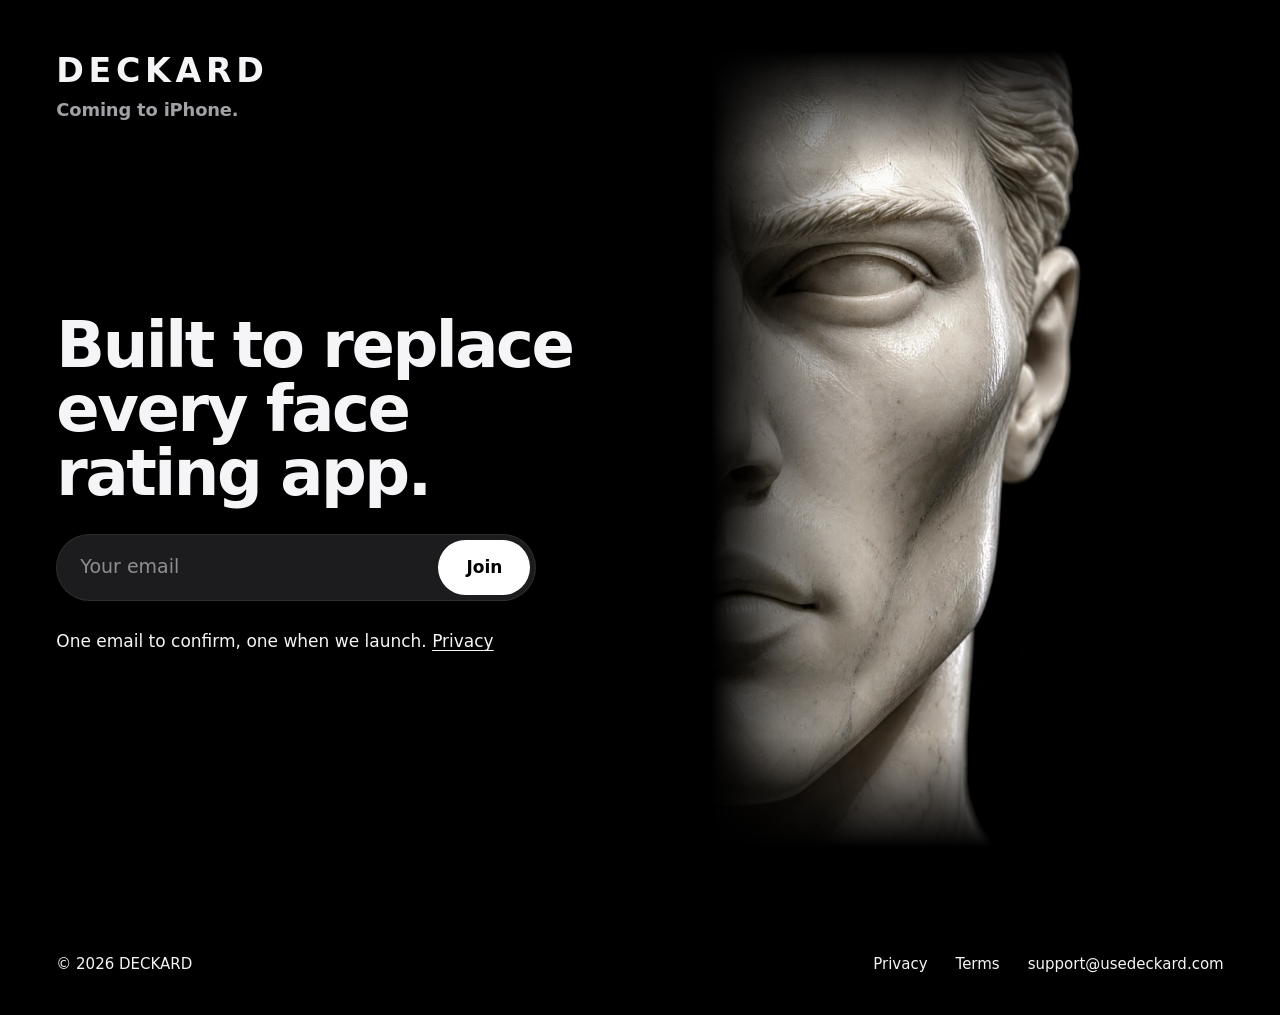
<file: index.html>
<!doctype html>
<html lang="en" data-lang="en" data-locale="en-US">
<head>
<meta charset="utf-8">
<meta http-equiv="Content-Security-Policy" content="default-src 'none'; script-src 'self' 'sha256-Du+OJKJSbdUgz5nrHeWWINvez6XKDDU/tyj/5c2uvwo='; style-src 'self'; img-src 'self' data:; connect-src https://qlsidnowsqpfovdvyhog.supabase.co; base-uri 'none'; form-action 'self'">
<meta name="viewport" content="width=device-width, initial-scale=1, viewport-fit=cover">
<meta name="referrer" content="no-referrer">
<title>DECKARD</title>
<meta name="description" content="Built to replace every face rating app. Coming to iPhone.">
<meta name="theme-color" content="#000000">
<meta name="color-scheme" content="dark">
<meta property="og:type" content="website">
<meta property="og:title" content="DECKARD">
<meta property="og:description" content="Built to replace every face rating app. Coming to iPhone.">
<meta property="og:url" content="https://usedeckard.com/">
<meta property="og:image" content="https://usedeckard.com/og.jpg">
<meta property="og:image:width" content="1200">
<meta property="og:image:height" content="630">
<meta name="twitter:card" content="summary_large_image">
<!-- langs:head -->
<!-- /langs:head -->
<link rel="icon" href="favicon.png">
<link rel="apple-touch-icon" href="assets/apple-touch-icon.png">
<link rel="preconnect" href="https://qlsidnowsqpfovdvyhog.supabase.co" crossorigin>
<link rel="preload" as="image" href="img/macro.webp" fetchpriority="high">
<link rel="stylesheet" href="site.css?v=59">
<script>document.documentElement.classList.add('js')</script>
</head>
<body>
<!-- usedeckard.com, the prelaunch page (Jaume, 2026-10-09: the redesign's C,
     "and remove the true scan part. that would be perfect"): the name,
     "Coming to iPhone.", the close-up off the edge, "Built to replace every
     face rating app.", the email box. The long page that was here is kept for
     after the launch: git tag website-full-2026-10-09. -->
<main>
  <div class="pic" aria-hidden="true">
    <img class="macro" src="img/macro.webp" alt="" width="1440" height="2560" fetchpriority="high">
  </div>
  <div class="col">
    <header class="brand">
      <h1 class="wordmark mark">DECKARD</h1>
      <p class="sub">Coming to iPhone.</p>
    </header>
    <div class="ask">
      <h2 class="headline line">Built to replace every face rating&nbsp;app.</h2>
      <p class="count-line" id="waiting" hidden></p>
      <form class="signup" id="signup" novalidate>
        <label class="sr" for="email">Email</label>
        <input id="email" name="email" type="email" inputmode="email" autocomplete="email" autocapitalize="off" spellcheck="false" placeholder="Your email" required>
        <input class="trap" name="hp" tabindex="-1" autocomplete="off" aria-hidden="true">
        <button type="submit">Join</button>
      </form>
      <p class="status" id="status" role="status" aria-live="polite"></p>
      <p class="consent">One email to confirm, one when we launch. <a href="https://usedeckard.com/privacy/">Privacy</a></p>
    </div>
  </div>
</main>

<footer>
  <div class="in">
    <div class="left">
      <span>© 2026 DECKARD</span>
      <!-- langs:menu -->
      <!-- /langs:menu -->
    </div>
    <nav aria-label="Legal">
      <a href="https://usedeckard.com/privacy/">Privacy</a>
      <a href="https://usedeckard.com/terms/">Terms</a>
      <a href="mailto:support@usedeckard.com">support@usedeckard.com</a>
    </nav>
  </div>
</footer>

<div class="sheet" id="sheet" role="dialog" aria-modal="true" aria-labelledby="sheet-title" hidden>
  <div class="sheet-in">
    <h2 class="headline" id="sheet-title"></h2>
    <p class="sheet-line" id="sheet-line"></p>
    <div class="sheet-actions">
      <button type="button" id="sheet-go" hidden></button>
      <button type="button" id="sheet-close" class="quiet">Close</button>
    </div>
  </div>
</div>

<script src="site.js?v=59"></script>
</body>
</html>
</file>
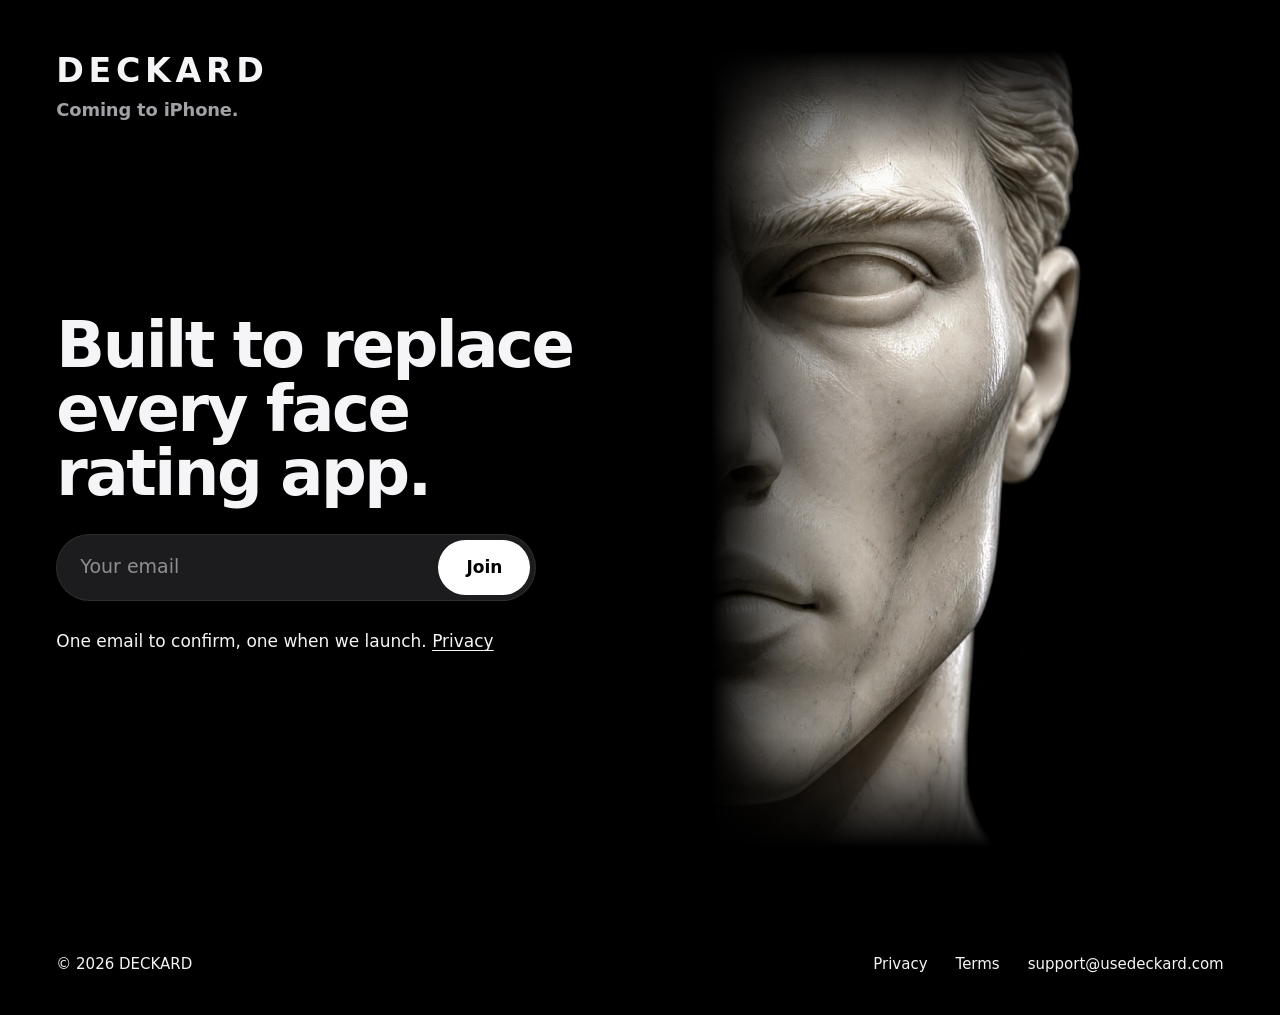
<file: br/index.html>
<!doctype html>
<html lang="en">
<head>
<meta charset="utf-8">
<meta http-equiv="Content-Security-Policy" content="default-src 'none'; script-src 'sha256-BuBaYam4j2rR0ecVVOK9OGFbx4kY54R+PX6NeZdve/E='; style-src 'unsafe-inline'; base-uri 'none'; form-action 'none'">
<meta name="viewport" content="width=device-width, initial-scale=1">
<meta name="robots" content="noindex">
<title>DECKARD</title>
<link rel="canonical" href="https://usedeckard.com/">
<script>location.replace('/'+location.search+location.hash)</script>
<meta http-equiv="refresh" content="0; url=/">
<style>html,body{margin:0;height:100%;background:#000}</style>
</head>
<body></body>
</html>
</file>
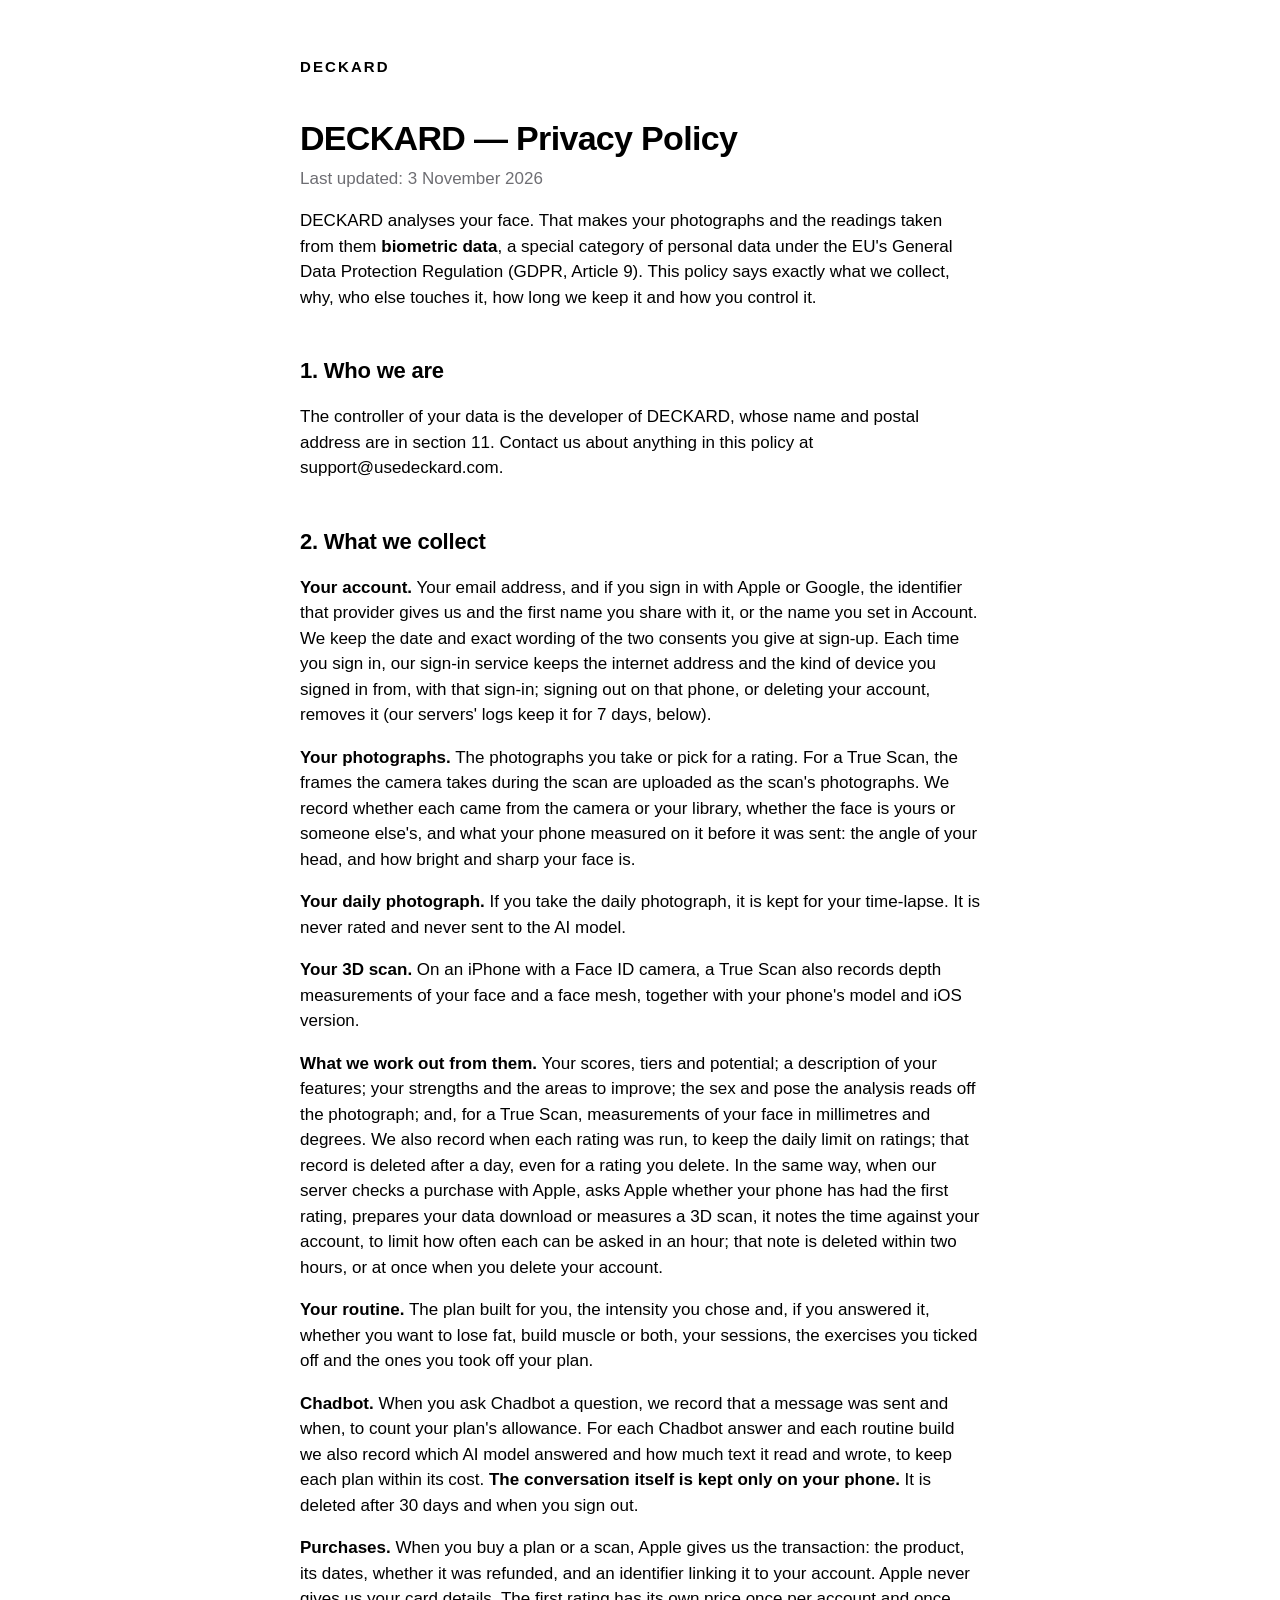
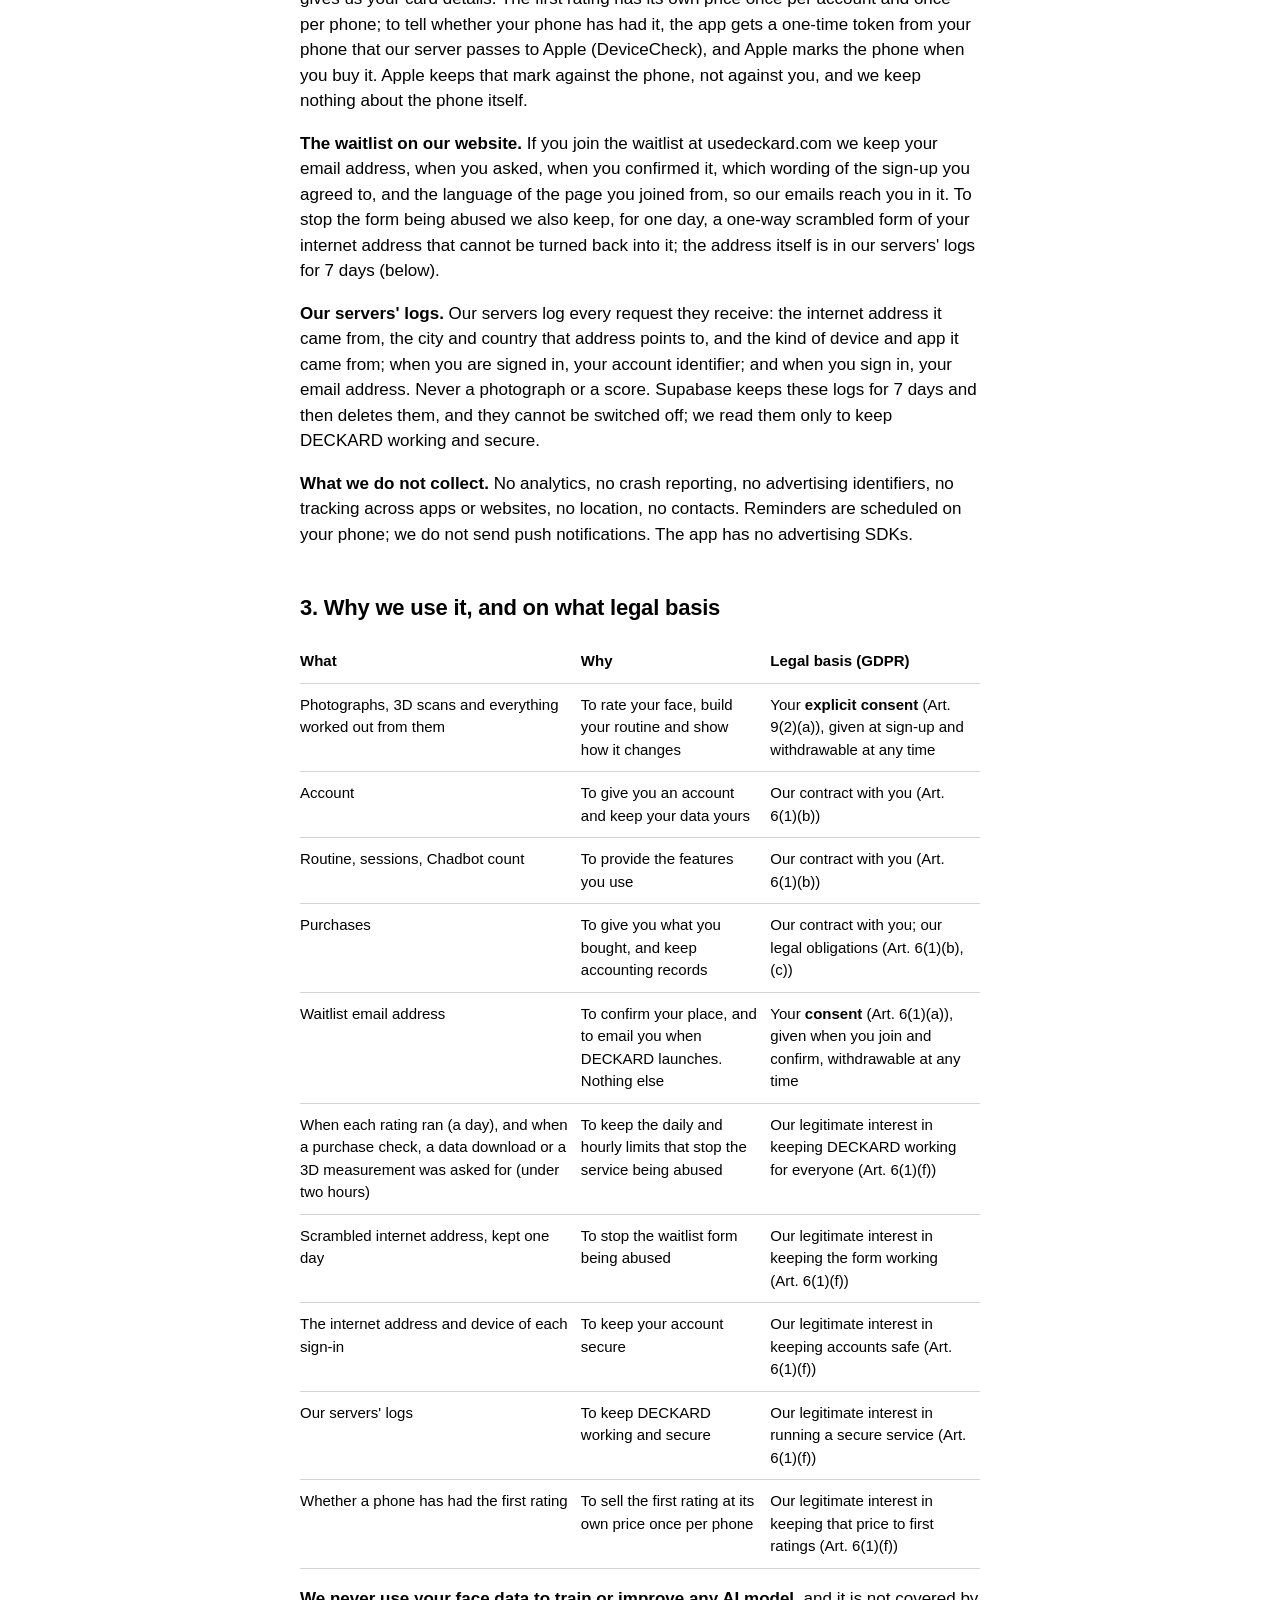
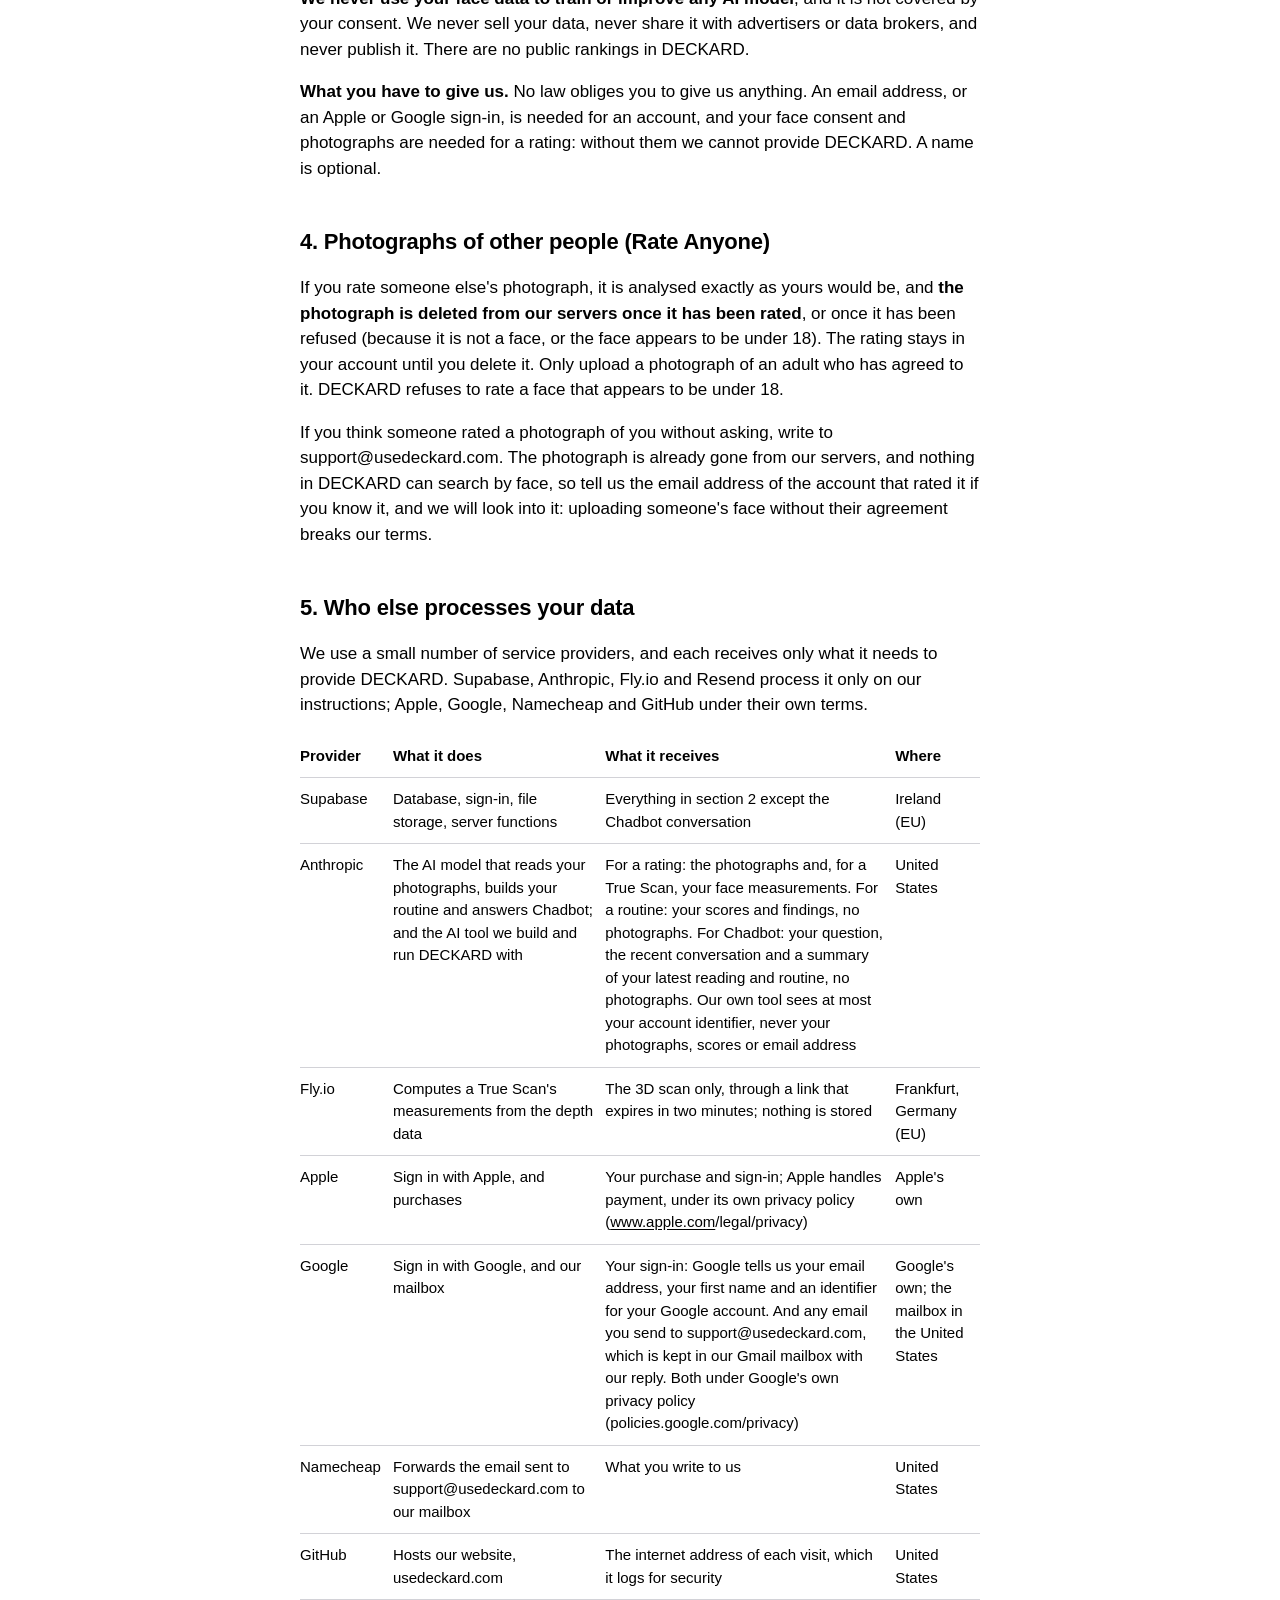
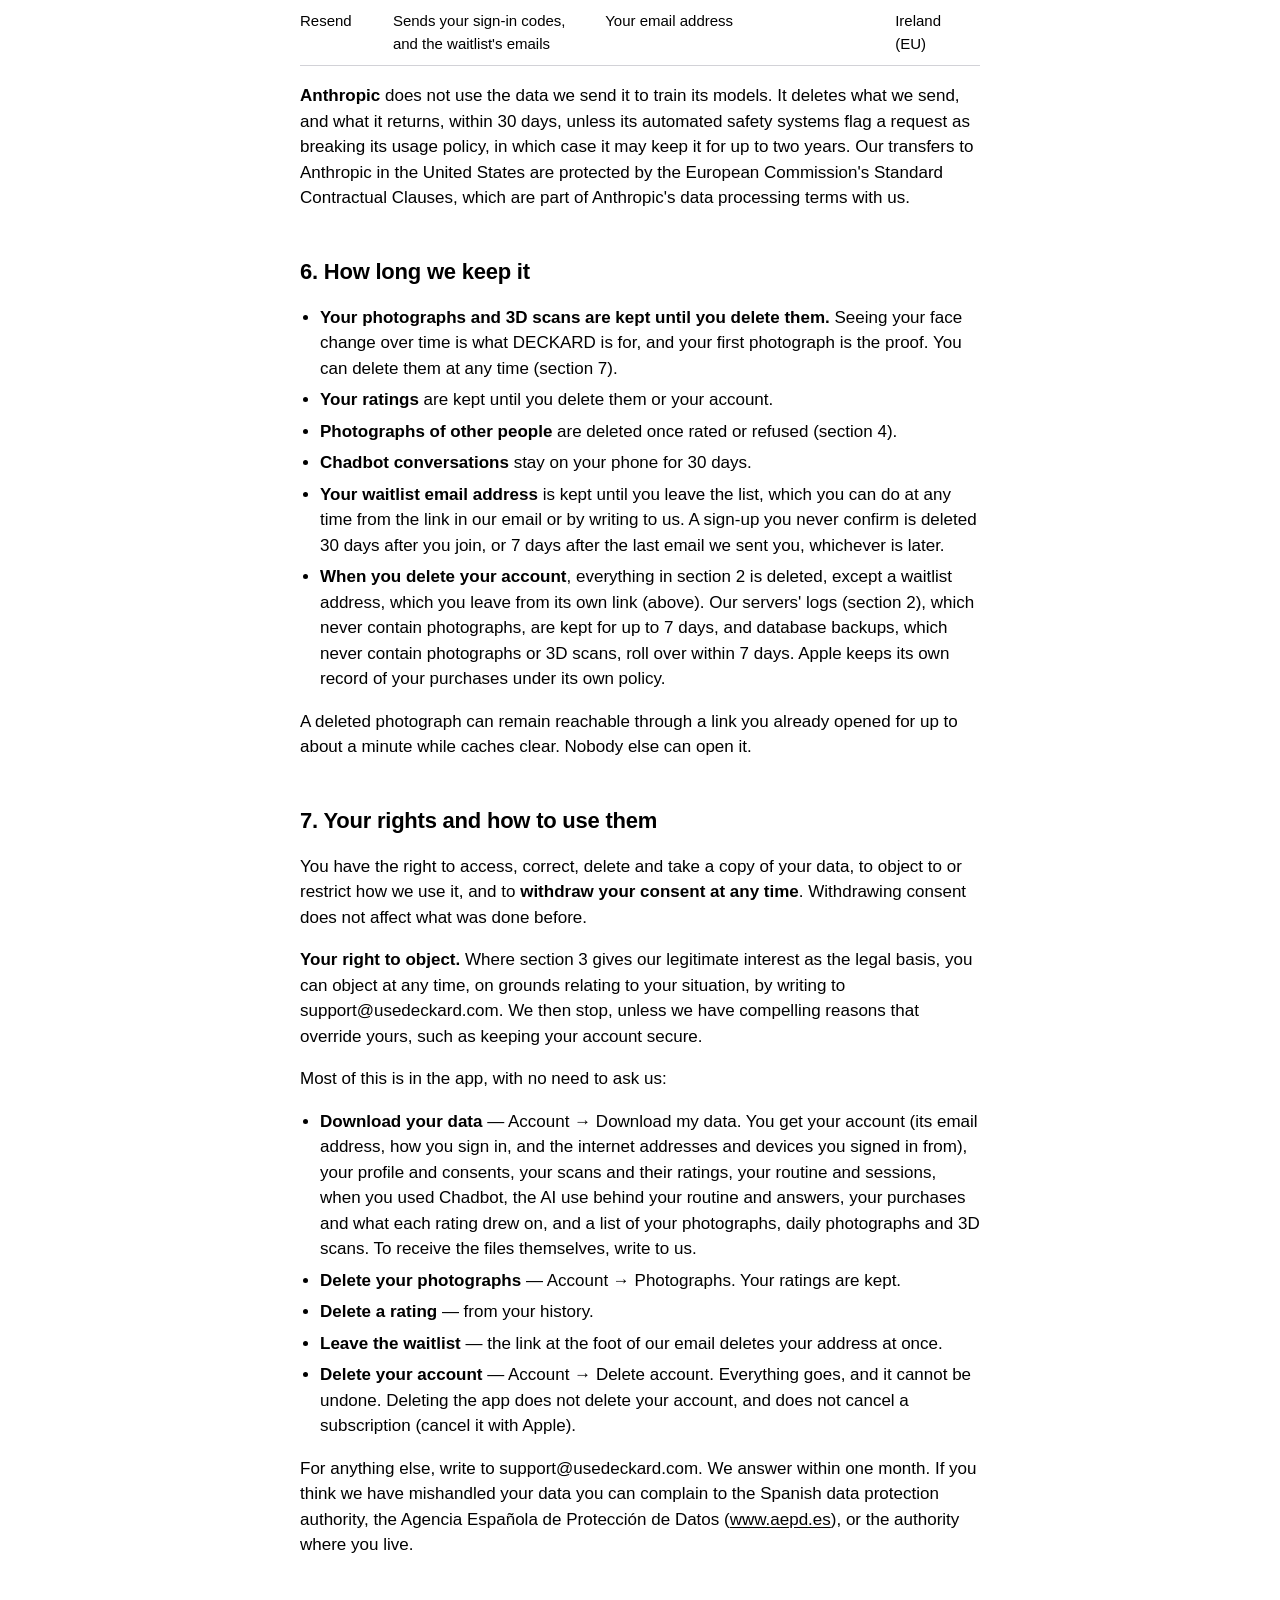
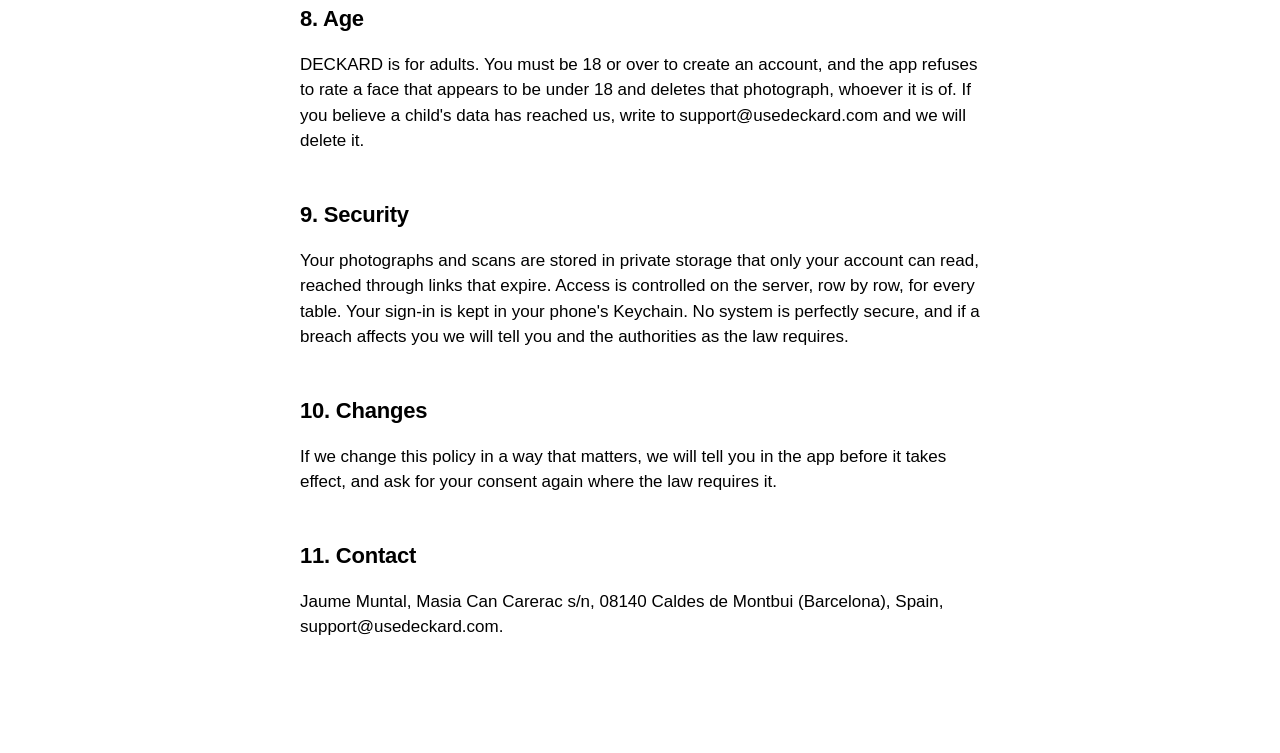
<file: privacy/index.html>
<!doctype html>
<html lang="en">
<head>
<meta charset="utf-8">
<meta name="viewport" content="width=device-width, initial-scale=1">
<meta http-equiv="Content-Security-Policy" content="default-src 'none'; style-src 'unsafe-inline'; img-src 'self'; base-uri 'none'; form-action 'none'">
<title>DECKARD — Privacy Policy</title>
<link rel="icon" href="/favicon.png">
<style>
  :root { --bg: #ffffff; --text: #000000; --text2: #6e6e73; --line: #d2d2d7; color-scheme: light dark; }
  @media (prefers-color-scheme: dark) { :root { --bg: #000000; --text: #f5f5f7; --text2: #a1a1a6; --line: #38383a; } }
  html { -webkit-text-size-adjust: 100%; }
  body { margin: 0; background: var(--bg); color: var(--text);
    font: 17px/1.5 -apple-system, BlinkMacSystemFont, "SF Pro Text", "Helvetica Neue", Arial, sans-serif; }
  main { max-width: 680px; margin: 0 auto; padding: 56px 16px 96px; }
  .mark { font-weight: 800; letter-spacing: 0.14em; font-size: 15px; margin-bottom: 40px; }
  h1 { font-size: 34px; line-height: 1.15; letter-spacing: -0.02em; margin: 0 0 8px; }
  h1 + p { color: var(--text2); margin-top: 0; }
  h2 { font-size: 22px; letter-spacing: -0.01em; margin: 44px 0 10px; }
  p, li { color: var(--text); }
  ul { padding-left: 20px; }
  li { margin: 6px 0; }
  a { color: inherit; text-underline-offset: 2px; }
  .table { overflow-x: auto; margin: 16px 0; }
  table { border-collapse: collapse; width: 100%; font-size: 15px; }
  th, td { text-align: left; vertical-align: top; padding: 10px 12px 10px 0; border-bottom: 1px solid var(--line); }
  th { font-weight: 600; }
</style>
</head>
<body>
<main>
<div class="mark">DECKARD</div>
<h1>DECKARD — Privacy Policy</h1>
<p>Last updated: 3 November 2026</p>
<p>DECKARD analyses your face. That makes your photographs and the readings taken from them <strong>biometric data</strong>, a special category of personal data under the EU's General Data Protection Regulation (GDPR, Article 9). This policy says exactly what we collect, why, who else touches it, how long we keep it and how you control it.</p>
<h2>1. Who we are</h2>
<p>The controller of your data is the developer of DECKARD, whose name and postal address are in section 11. Contact us about anything in this policy at support@usedeckard.com.</p>
<h2>2. What we collect</h2>
<p><strong>Your account.</strong> Your email address, and if you sign in with Apple or Google, the identifier that provider gives us and the first name you share with it, or the name you set in Account. We keep the date and exact wording of the two consents you give at sign-up. Each time you sign in, our sign-in service keeps the internet address and the kind of device you signed in from, with that sign-in; signing out on that phone, or deleting your account, removes it (our servers' logs keep it for 7 days, below).</p>
<p><strong>Your photographs.</strong> The photographs you take or pick for a rating. For a True Scan, the frames the camera takes during the scan are uploaded as the scan's photographs. We record whether each came from the camera or your library, whether the face is yours or someone else's, and what your phone measured on it before it was sent: the angle of your head, and how bright and sharp your face is.</p>
<p><strong>Your daily photograph.</strong> If you take the daily photograph, it is kept for your time-lapse. It is never rated and never sent to the AI model.</p>
<p><strong>Your 3D scan.</strong> On an iPhone with a Face ID camera, a True Scan also records depth measurements of your face and a face mesh, together with your phone's model and iOS version.</p>
<p><strong>What we work out from them.</strong> Your scores, tiers and potential; a description of your features; your strengths and the areas to improve; the sex and pose the analysis reads off the photograph; and, for a True Scan, measurements of your face in millimetres and degrees. We also record when each rating was run, to keep the daily limit on ratings; that record is deleted after a day, even for a rating you delete. In the same way, when our server checks a purchase with Apple, asks Apple whether your phone has had the first rating, prepares your data download or measures a 3D scan, it notes the time against your account, to limit how often each can be asked in an hour; that note is deleted within two hours, or at once when you delete your account.</p>
<p><strong>Your routine.</strong> The plan built for you, the intensity you chose and, if you answered it, whether you want to lose fat, build muscle or both, your sessions, the exercises you ticked off and the ones you took off your plan.</p>
<p><strong>Chadbot.</strong> When you ask Chadbot a question, we record that a message was sent and when, to count your plan's allowance. For each Chadbot answer and each routine build we also record which AI model answered and how much text it read and wrote, to keep each plan within its cost. <strong>The conversation itself is kept only on your phone.</strong> It is deleted after 30 days and when you sign out.</p>
<p><strong>Purchases.</strong> When you buy a plan or a scan, Apple gives us the transaction: the product, its dates, whether it was refunded, and an identifier linking it to your account. Apple never gives us your card details. The first rating has its own price once per account and once per phone; to tell whether your phone has had it, the app gets a one-time token from your phone that our server passes to Apple (DeviceCheck), and Apple marks the phone when you buy it. Apple keeps that mark against the phone, not against you, and we keep nothing about the phone itself.</p>
<p><strong>The waitlist on our website.</strong> If you join the waitlist at usedeckard.com we keep your email address, when you asked, when you confirmed it, which wording of the sign-up you agreed to, and the language of the page you joined from, so our emails reach you in it. To stop the form being abused we also keep, for one day, a one-way scrambled form of your internet address that cannot be turned back into it; the address itself is in our servers' logs for 7 days (below).</p>
<p><strong>Our servers' logs.</strong> Our servers log every request they receive: the internet address it came from, the city and country that address points to, and the kind of device and app it came from; when you are signed in, your account identifier; and when you sign in, your email address. Never a photograph or a score. Supabase keeps these logs for 7 days and then deletes them, and they cannot be switched off; we read them only to keep DECKARD working and secure.</p>
<p><strong>What we do not collect.</strong> No analytics, no crash reporting, no advertising identifiers, no tracking across apps or websites, no location, no contacts. Reminders are scheduled on your phone; we do not send push notifications. The app has no advertising SDKs.</p>
<h2>3. Why we use it, and on what legal basis</h2>
<div class="table"><table><thead><tr><th>What</th><th>Why</th><th>Legal basis (GDPR)</th></tr></thead><tbody><tr><td>Photographs, 3D scans and everything worked out from them</td><td>To rate your face, build your routine and show how it changes</td><td>Your <strong>explicit consent</strong> (Art. 9(2)(a)), given at sign-up and withdrawable at any time</td></tr><tr><td>Account</td><td>To give you an account and keep your data yours</td><td>Our contract with you (Art. 6(1)(b))</td></tr><tr><td>Routine, sessions, Chadbot count</td><td>To provide the features you use</td><td>Our contract with you (Art. 6(1)(b))</td></tr><tr><td>Purchases</td><td>To give you what you bought, and keep accounting records</td><td>Our contract with you; our legal obligations (Art. 6(1)(b), (c))</td></tr><tr><td>Waitlist email address</td><td>To confirm your place, and to email you when DECKARD launches. Nothing else</td><td>Your <strong>consent</strong> (Art. 6(1)(a)), given when you join and confirm, withdrawable at any time</td></tr><tr><td>When each rating ran (a day), and when a purchase check, a data download or a 3D measurement was asked for (under two hours)</td><td>To keep the daily and hourly limits that stop the service being abused</td><td>Our legitimate interest in keeping DECKARD working for everyone (Art. 6(1)(f))</td></tr><tr><td>Scrambled internet address, kept one day</td><td>To stop the waitlist form being abused</td><td>Our legitimate interest in keeping the form working (Art. 6(1)(f))</td></tr><tr><td>The internet address and device of each sign-in</td><td>To keep your account secure</td><td>Our legitimate interest in keeping accounts safe (Art. 6(1)(f))</td></tr><tr><td>Our servers' logs</td><td>To keep DECKARD working and secure</td><td>Our legitimate interest in running a secure service (Art. 6(1)(f))</td></tr><tr><td>Whether a phone has had the first rating</td><td>To sell the first rating at its own price once per phone</td><td>Our legitimate interest in keeping that price to first ratings (Art. 6(1)(f))</td></tr></tbody></table></div>
<p><strong>We never use your face data to train or improve any AI model</strong>, and it is not covered by your consent. We never sell your data, never share it with advertisers or data brokers, and never publish it. There are no public rankings in DECKARD.</p>
<p><strong>What you have to give us.</strong> No law obliges you to give us anything. An email address, or an Apple or Google sign-in, is needed for an account, and your face consent and photographs are needed for a rating: without them we cannot provide DECKARD. A name is optional.</p>
<h2>4. Photographs of other people (Rate Anyone)</h2>
<p>If you rate someone else's photograph, it is analysed exactly as yours would be, and <strong>the photograph is deleted from our servers once it has been rated</strong>, or once it has been refused (because it is not a face, or the face appears to be under 18). The rating stays in your account until you delete it. Only upload a photograph of an adult who has agreed to it. DECKARD refuses to rate a face that appears to be under 18.</p>
<p>If you think someone rated a photograph of you without asking, write to support@usedeckard.com. The photograph is already gone from our servers, and nothing in DECKARD can search by face, so tell us the email address of the account that rated it if you know it, and we will look into it: uploading someone's face without their agreement breaks our terms.</p>
<h2>5. Who else processes your data</h2>
<p>We use a small number of service providers, and each receives only what it needs to provide DECKARD. Supabase, Anthropic, Fly.io and Resend process it only on our instructions; Apple, Google, Namecheap and GitHub under their own terms.</p>
<div class="table"><table><thead><tr><th>Provider</th><th>What it does</th><th>What it receives</th><th>Where</th></tr></thead><tbody><tr><td>Supabase</td><td>Database, sign-in, file storage, server functions</td><td>Everything in section 2 except the Chadbot conversation</td><td>Ireland (EU)</td></tr><tr><td>Anthropic</td><td>The AI model that reads your photographs, builds your routine and answers Chadbot; and the AI tool we build and run DECKARD with</td><td>For a rating: the photographs and, for a True Scan, your face measurements. For a routine: your scores and findings, no photographs. For Chadbot: your question, the recent conversation and a summary of your latest reading and routine, no photographs. Our own tool sees at most your account identifier, never your photographs, scores or email address</td><td>United States</td></tr><tr><td>Fly.io</td><td>Computes a True Scan's measurements from the depth data</td><td>The 3D scan only, through a link that expires in two minutes; nothing is stored</td><td>Frankfurt, Germany (EU)</td></tr><tr><td>Apple</td><td>Sign in with Apple, and purchases</td><td>Your purchase and sign-in; Apple handles payment, under its own privacy policy (<a href="https://www.apple.com">www.apple.com</a>/legal/privacy)</td><td>Apple's own</td></tr><tr><td>Google</td><td>Sign in with Google, and our mailbox</td><td>Your sign-in: Google tells us your email address, your first name and an identifier for your Google account. And any email you send to support@usedeckard.com, which is kept in our Gmail mailbox with our reply. Both under Google's own privacy policy (policies.google.com/privacy)</td><td>Google's own; the mailbox in the United States</td></tr><tr><td>Namecheap</td><td>Forwards the email sent to support@usedeckard.com to our mailbox</td><td>What you write to us</td><td>United States</td></tr><tr><td>GitHub</td><td>Hosts our website, usedeckard.com</td><td>The internet address of each visit, which it logs for security</td><td>United States</td></tr><tr><td>Resend</td><td>Sends your sign-in codes, and the waitlist's emails</td><td>Your email address</td><td>Ireland (EU)</td></tr></tbody></table></div>
<p><strong>Anthropic</strong> does not use the data we send it to train its models. It deletes what we send, and what it returns, within 30 days, unless its automated safety systems flag a request as breaking its usage policy, in which case it may keep it for up to two years. Our transfers to Anthropic in the United States are protected by the European Commission's Standard Contractual Clauses, which are part of Anthropic's data processing terms with us.</p>
<h2>6. How long we keep it</h2>
<ul><li><strong>Your photographs and 3D scans are kept until you delete them.</strong> Seeing your face change over time is what DECKARD is for, and your first photograph is the proof. You can delete them at any time (section 7).</li><li><strong>Your ratings</strong> are kept until you delete them or your account.</li><li><strong>Photographs of other people</strong> are deleted once rated or refused (section 4).</li><li><strong>Chadbot conversations</strong> stay on your phone for 30 days.</li><li><strong>Your waitlist email address</strong> is kept until you leave the list, which you can do at any time from the link in our email or by writing to us. A sign-up you never confirm is deleted 30 days after you join, or 7 days after the last email we sent you, whichever is later.</li><li><strong>When you delete your account</strong>, everything in section 2 is deleted, except a waitlist address, which you leave from its own link (above). Our servers' logs (section 2), which never contain photographs, are kept for up to 7 days, and database backups, which never contain photographs or 3D scans, roll over within 7 days. Apple keeps its own record of your purchases under its own policy.</li></ul>
<p>A deleted photograph can remain reachable through a link you already opened for up to about a minute while caches clear. Nobody else can open it.</p>
<h2>7. Your rights and how to use them</h2>
<p>You have the right to access, correct, delete and take a copy of your data, to object to or restrict how we use it, and to <strong>withdraw your consent at any time</strong>. Withdrawing consent does not affect what was done before.</p>
<p><strong>Your right to object.</strong> Where section 3 gives our legitimate interest as the legal basis, you can object at any time, on grounds relating to your situation, by writing to support@usedeckard.com. We then stop, unless we have compelling reasons that override yours, such as keeping your account secure.</p>
<p>Most of this is in the app, with no need to ask us:</p>
<ul><li><strong>Download your data</strong> — Account → Download my data. You get your account (its email address, how you sign in, and the internet addresses and devices you signed in from), your profile and consents, your scans and their ratings, your routine and sessions, when you used Chadbot, the AI use behind your routine and answers, your purchases and what each rating drew on, and a list of your photographs, daily photographs and 3D scans. To receive the files themselves, write to us.</li><li><strong>Delete your photographs</strong> — Account → Photographs. Your ratings are kept.</li><li><strong>Delete a rating</strong> — from your history.</li><li><strong>Leave the waitlist</strong> — the link at the foot of our email deletes your address at once.</li><li><strong>Delete your account</strong> — Account → Delete account. Everything goes, and it cannot be undone. Deleting the app does not delete your account, and does not cancel a subscription (cancel it with Apple).</li></ul>
<p>For anything else, write to support@usedeckard.com. We answer within one month. If you think we have mishandled your data you can complain to the Spanish data protection authority, the Agencia Española de Protección de Datos (<a href="https://www.aepd.es">www.aepd.es</a>), or the authority where you live.</p>
<h2>8. Age</h2>
<p>DECKARD is for adults. You must be 18 or over to create an account, and the app refuses to rate a face that appears to be under 18 and deletes that photograph, whoever it is of. If you believe a child's data has reached us, write to support@usedeckard.com and we will delete it.</p>
<h2>9. Security</h2>
<p>Your photographs and scans are stored in private storage that only your account can read, reached through links that expire. Access is controlled on the server, row by row, for every table. Your sign-in is kept in your phone's Keychain. No system is perfectly secure, and if a breach affects you we will tell you and the authorities as the law requires.</p>
<h2>10. Changes</h2>
<p>If we change this policy in a way that matters, we will tell you in the app before it takes effect, and ask for your consent again where the law requires it.</p>
<h2>11. Contact</h2>
<p>Jaume Muntal, Masia Can Carerac s/n, 08140 Caldes de Montbui (Barcelona), Spain, support@usedeckard.com.</p>
</main>
</body>
</html>
</file>
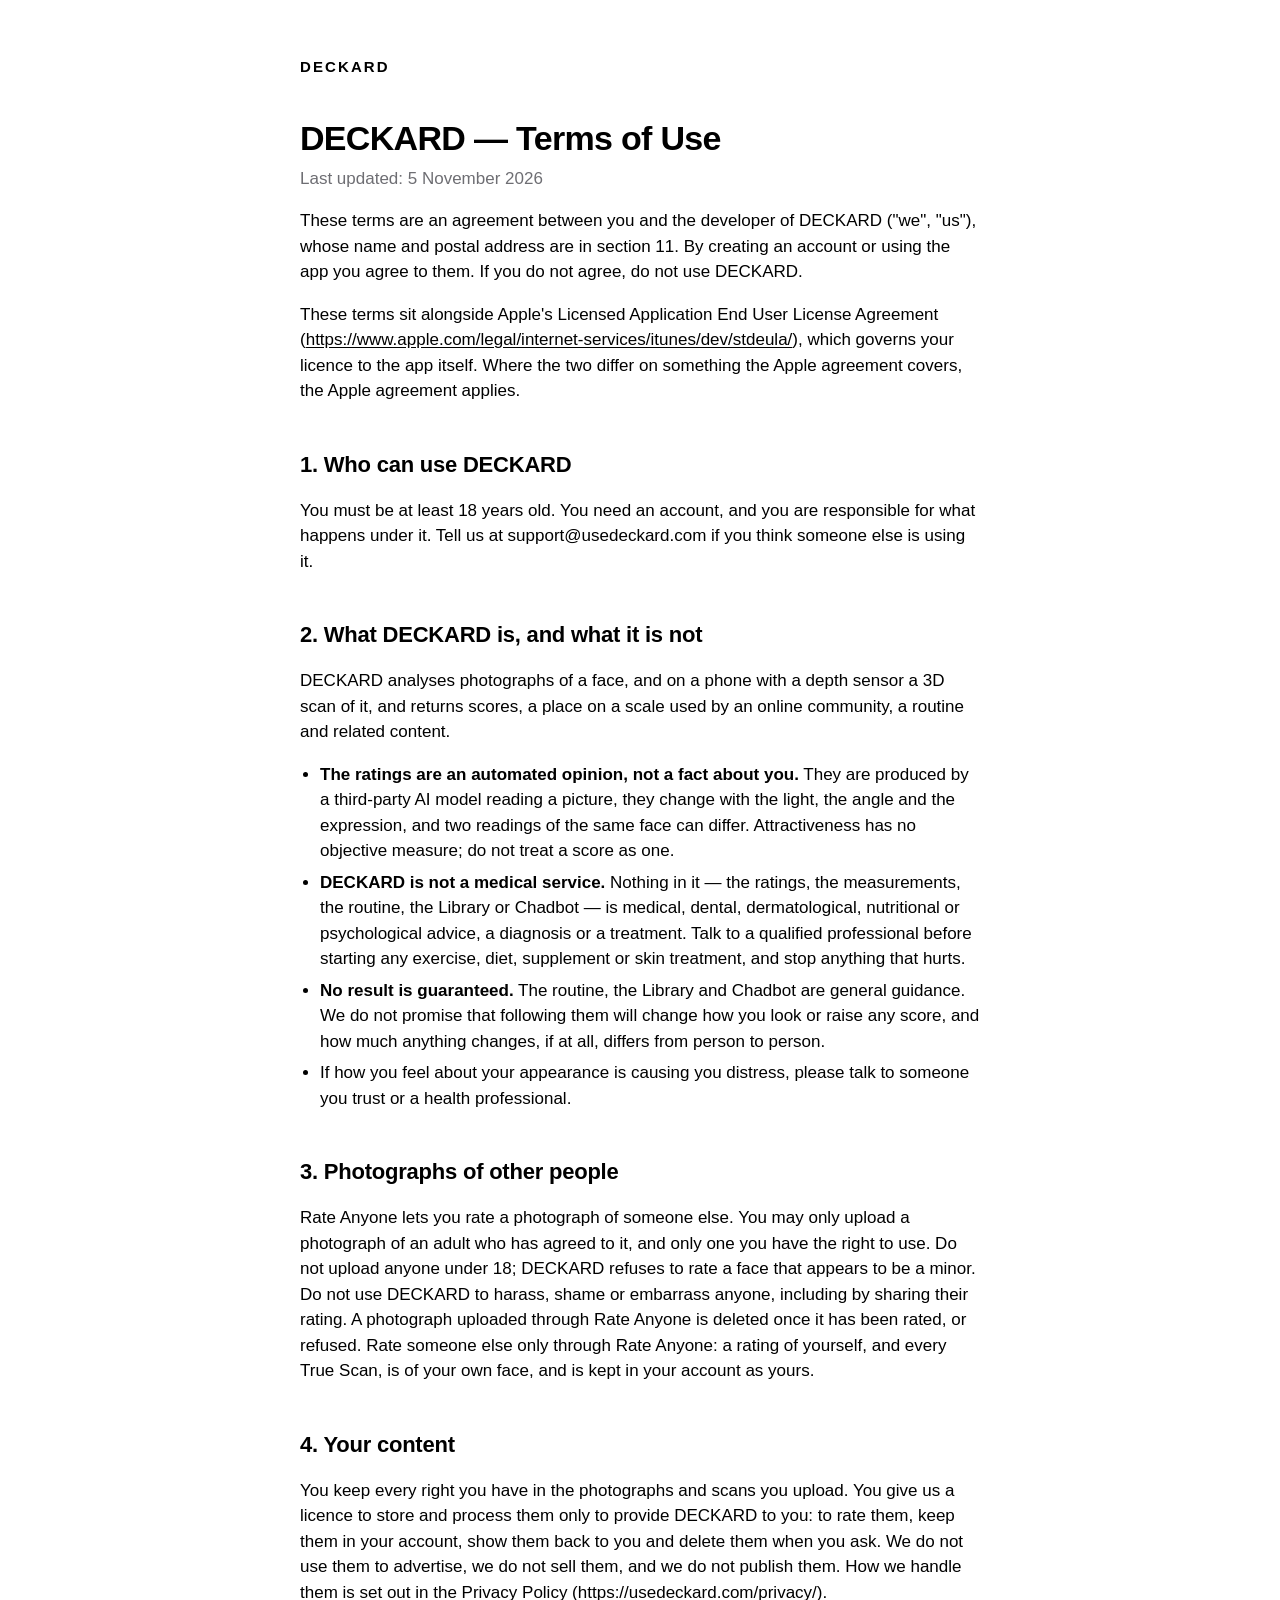
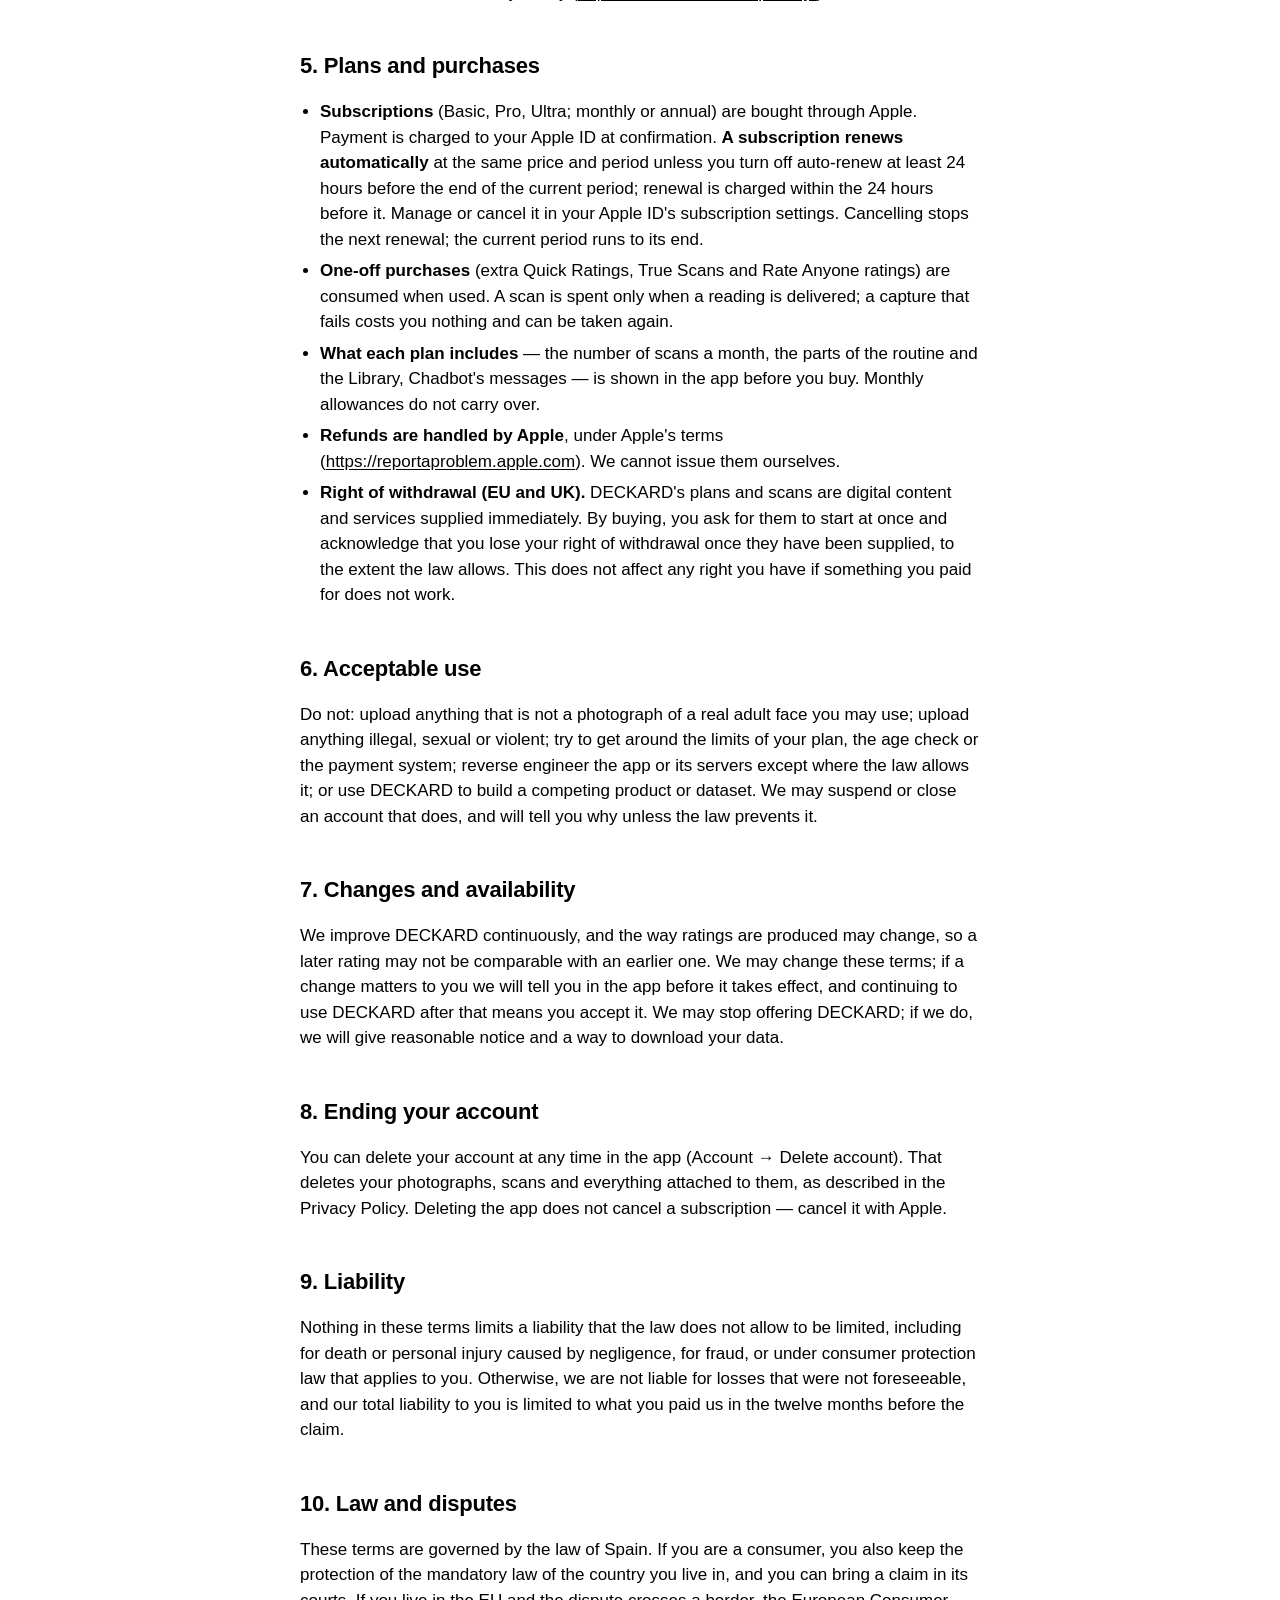
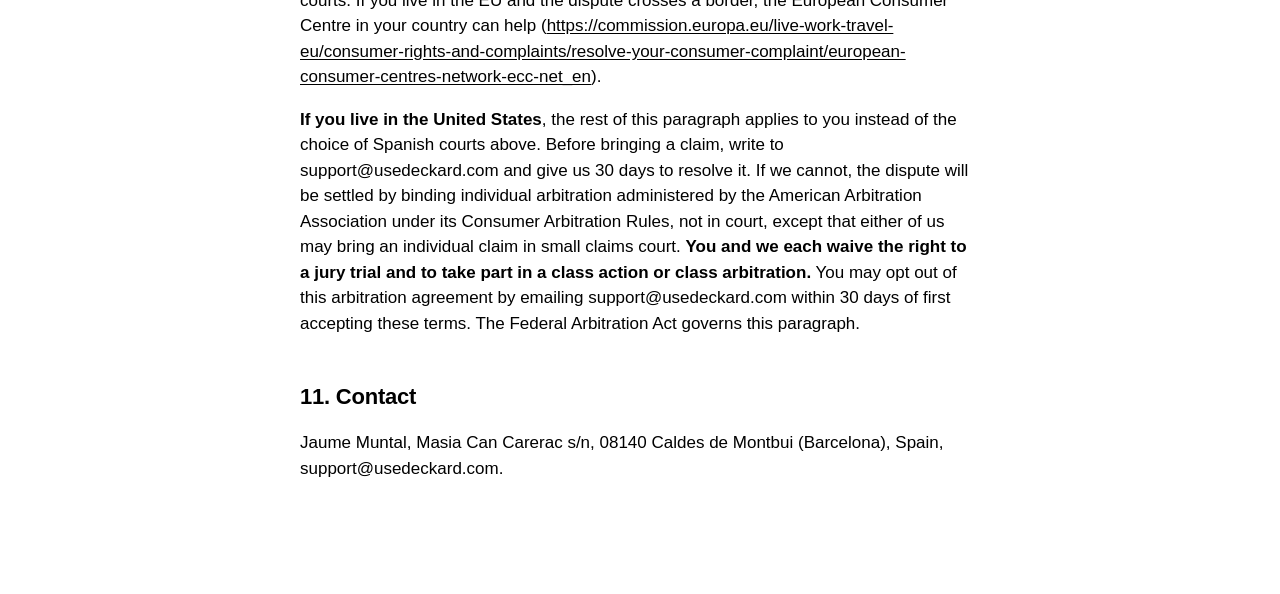
<file: terms/index.html>
<!doctype html>
<html lang="en">
<head>
<meta charset="utf-8">
<meta name="viewport" content="width=device-width, initial-scale=1">
<meta http-equiv="Content-Security-Policy" content="default-src 'none'; style-src 'unsafe-inline'; img-src 'self'; base-uri 'none'; form-action 'none'">
<title>DECKARD — Terms of Use</title>
<link rel="icon" href="/favicon.png">
<style>
  :root { --bg: #ffffff; --text: #000000; --text2: #6e6e73; --line: #d2d2d7; color-scheme: light dark; }
  @media (prefers-color-scheme: dark) { :root { --bg: #000000; --text: #f5f5f7; --text2: #a1a1a6; --line: #38383a; } }
  html { -webkit-text-size-adjust: 100%; }
  body { margin: 0; background: var(--bg); color: var(--text);
    font: 17px/1.5 -apple-system, BlinkMacSystemFont, "SF Pro Text", "Helvetica Neue", Arial, sans-serif; }
  main { max-width: 680px; margin: 0 auto; padding: 56px 16px 96px; }
  .mark { font-weight: 800; letter-spacing: 0.14em; font-size: 15px; margin-bottom: 40px; }
  h1 { font-size: 34px; line-height: 1.15; letter-spacing: -0.02em; margin: 0 0 8px; }
  h1 + p { color: var(--text2); margin-top: 0; }
  h2 { font-size: 22px; letter-spacing: -0.01em; margin: 44px 0 10px; }
  p, li { color: var(--text); }
  ul { padding-left: 20px; }
  li { margin: 6px 0; }
  a { color: inherit; text-underline-offset: 2px; }
  .table { overflow-x: auto; margin: 16px 0; }
  table { border-collapse: collapse; width: 100%; font-size: 15px; }
  th, td { text-align: left; vertical-align: top; padding: 10px 12px 10px 0; border-bottom: 1px solid var(--line); }
  th { font-weight: 600; }
</style>
</head>
<body>
<main>
<div class="mark">DECKARD</div>
<h1>DECKARD — Terms of Use</h1>
<p>Last updated: 5 November 2026</p>
<p>These terms are an agreement between you and the developer of DECKARD ("we", "us"), whose name and postal address are in section 11. By creating an account or using the app you agree to them. If you do not agree, do not use DECKARD.</p>
<p>These terms sit alongside Apple's Licensed Application End User License Agreement (<a href="https://www.apple.com/legal/internet-services/itunes/dev/stdeula/">https://www.apple.com/legal/internet-services/itunes/dev/stdeula/</a>), which governs your licence to the app itself. Where the two differ on something the Apple agreement covers, the Apple agreement applies.</p>
<h2>1. Who can use DECKARD</h2>
<p>You must be at least 18 years old. You need an account, and you are responsible for what happens under it. Tell us at support@usedeckard.com if you think someone else is using it.</p>
<h2>2. What DECKARD is, and what it is not</h2>
<p>DECKARD analyses photographs of a face, and on a phone with a depth sensor a 3D scan of it, and returns scores, a place on a scale used by an online community, a routine and related content.</p>
<ul><li><strong>The ratings are an automated opinion, not a fact about you.</strong> They are produced by a third-party AI model reading a picture, they change with the light, the angle and the expression, and two readings of the same face can differ. Attractiveness has no objective measure; do not treat a score as one.</li><li><strong>DECKARD is not a medical service.</strong> Nothing in it — the ratings, the measurements, the routine, the Library or Chadbot — is medical, dental, dermatological, nutritional or psychological advice, a diagnosis or a treatment. Talk to a qualified professional before starting any exercise, diet, supplement or skin treatment, and stop anything that hurts.</li><li><strong>No result is guaranteed.</strong> The routine, the Library and Chadbot are general guidance. We do not promise that following them will change how you look or raise any score, and how much anything changes, if at all, differs from person to person.</li><li>If how you feel about your appearance is causing you distress, please talk to someone you trust or a health professional.</li></ul>
<h2>3. Photographs of other people</h2>
<p>Rate Anyone lets you rate a photograph of someone else. You may only upload a photograph of an adult who has agreed to it, and only one you have the right to use. Do not upload anyone under 18; DECKARD refuses to rate a face that appears to be a minor. Do not use DECKARD to harass, shame or embarrass anyone, including by sharing their rating. A photograph uploaded through Rate Anyone is deleted once it has been rated, or refused. Rate someone else only through Rate Anyone: a rating of yourself, and every True Scan, is of your own face, and is kept in your account as yours.</p>
<h2>4. Your content</h2>
<p>You keep every right you have in the photographs and scans you upload. You give us a licence to store and process them only to provide DECKARD to you: to rate them, keep them in your account, show them back to you and delete them when you ask. We do not use them to advertise, we do not sell them, and we do not publish them. How we handle them is set out in the Privacy Policy (<a href="https://usedeckard.com/privacy/">https://usedeckard.com/privacy/</a>).</p>
<h2>5. Plans and purchases</h2>
<ul><li><strong>Subscriptions</strong> (Basic, Pro, Ultra; monthly or annual) are bought through Apple. Payment is charged to your Apple ID at confirmation. <strong>A subscription renews automatically</strong> at the same price and period unless you turn off auto-renew at least 24 hours before the end of the current period; renewal is charged within the 24 hours before it. Manage or cancel it in your Apple ID's subscription settings. Cancelling stops the next renewal; the current period runs to its end.</li><li><strong>One-off purchases</strong> (extra Quick Ratings, True Scans and Rate Anyone ratings) are consumed when used. A scan is spent only when a reading is delivered; a capture that fails costs you nothing and can be taken again.</li><li><strong>What each plan includes</strong> — the number of scans a month, the parts of the routine and the Library, Chadbot's messages — is shown in the app before you buy. Monthly allowances do not carry over.</li><li><strong>Refunds are handled by Apple</strong>, under Apple's terms (<a href="https://reportaproblem.apple.com">https://reportaproblem.apple.com</a>). We cannot issue them ourselves.</li><li><strong>Right of withdrawal (EU and UK).</strong> DECKARD's plans and scans are digital content and services supplied immediately. By buying, you ask for them to start at once and acknowledge that you lose your right of withdrawal once they have been supplied, to the extent the law allows. This does not affect any right you have if something you paid for does not work.</li></ul>
<h2>6. Acceptable use</h2>
<p>Do not: upload anything that is not a photograph of a real adult face you may use; upload anything illegal, sexual or violent; try to get around the limits of your plan, the age check or the payment system; reverse engineer the app or its servers except where the law allows it; or use DECKARD to build a competing product or dataset. We may suspend or close an account that does, and will tell you why unless the law prevents it.</p>
<h2>7. Changes and availability</h2>
<p>We improve DECKARD continuously, and the way ratings are produced may change, so a later rating may not be comparable with an earlier one. We may change these terms; if a change matters to you we will tell you in the app before it takes effect, and continuing to use DECKARD after that means you accept it. We may stop offering DECKARD; if we do, we will give reasonable notice and a way to download your data.</p>
<h2>8. Ending your account</h2>
<p>You can delete your account at any time in the app (Account → Delete account). That deletes your photographs, scans and everything attached to them, as described in the Privacy Policy. Deleting the app does not cancel a subscription — cancel it with Apple.</p>
<h2>9. Liability</h2>
<p>Nothing in these terms limits a liability that the law does not allow to be limited, including for death or personal injury caused by negligence, for fraud, or under consumer protection law that applies to you. Otherwise, we are not liable for losses that were not foreseeable, and our total liability to you is limited to what you paid us in the twelve months before the claim.</p>
<h2>10. Law and disputes</h2>
<p>These terms are governed by the law of Spain. If you are a consumer, you also keep the protection of the mandatory law of the country you live in, and you can bring a claim in its courts. If you live in the EU and the dispute crosses a border, the European Consumer Centre in your country can help (<a href="https://commission.europa.eu/live-work-travel-eu/consumer-rights-and-complaints/resolve-your-consumer-complaint/european-consumer-centres-network-ecc-net_en">https://commission.europa.eu/live-work-travel-eu/consumer-rights-and-complaints/resolve-your-consumer-complaint/european-consumer-centres-network-ecc-net_en</a>).</p>
<p><strong>If you live in the United States</strong>, the rest of this paragraph applies to you instead of the choice of Spanish courts above. Before bringing a claim, write to support@usedeckard.com and give us 30 days to resolve it. If we cannot, the dispute will be settled by binding individual arbitration administered by the American Arbitration Association under its Consumer Arbitration Rules, not in court, except that either of us may bring an individual claim in small claims court. <strong>You and we each waive the right to a jury trial and to take part in a class action or class arbitration.</strong> You may opt out of this arbitration agreement by emailing support@usedeckard.com within 30 days of first accepting these terms. The Federal Arbitration Act governs this paragraph.</p>
<h2>11. Contact</h2>
<p>Jaume Muntal, Masia Can Carerac s/n, 08140 Caldes de Montbui (Barcelona), Spain, support@usedeckard.com.</p>
</main>
</body>
</html>
</file>
<file: site.css>
/* DECKARD — usedeckard.com, the prelaunch page (2026-10-09, his pick C of the
   redesign, with its second line taken out): the name, "Coming to iPhone.",
   the close-up off the edge, "Built to replace every face rating app.", the
   email box. Nothing is drawn on top of anything: the close-up has its own
   band on a phone, its own column on a laptop. Only transform and opacity
   animate, once, on arrival. */
:root {
  --night: #000000;
  --ink: #f5f5f7;
  --ink-2: #a1a1a6;
  --display: -apple-system, BlinkMacSystemFont, "SF Pro Display", "Helvetica Neue", "Segoe UI", system-ui, sans-serif;
  --text: -apple-system, BlinkMacSystemFont, "SF Pro Text", "Helvetica Neue", "Segoe UI", system-ui, sans-serif;
  --gutter: clamp(16px, 4.4vw, 64px);
  --ease: cubic-bezier(0.22, 1, 0.36, 1);
  color-scheme: dark;
}

* { box-sizing: border-box; }
html { -webkit-text-size-adjust: 100%; background: var(--night); }
body { margin: 0; background: var(--night); color: var(--ink); font: 17px/1.47 var(--text); -webkit-font-smoothing: antialiased; -moz-osx-font-smoothing: grayscale; overflow-x: clip; }
img { display: block; -webkit-user-drag: none; user-select: none; }
h1, h2, p { margin: 0; }
a { color: inherit; }
button, input { font: inherit; color: inherit; }
::selection { background: var(--ink); color: var(--night); }
.sr { position: absolute; width: 1px; height: 1px; overflow: hidden; clip-path: inset(50%); white-space: nowrap; }

.wordmark { font-family: var(--display); font-weight: 800; text-transform: uppercase; letter-spacing: 0.14em; line-height: 1; margin-right: -0.14em; }
.headline { font-family: var(--display); font-weight: 700; line-height: 1; letter-spacing: -0.038em; text-wrap: balance; }
.num { font-variant-numeric: tabular-nums; font-feature-settings: "tnum"; }

/* -------------------------------------------------------------- layout -- */
main {
  min-height: 100vh; min-height: 100svh;
  display: grid;
  grid-template-columns: minmax(0, 1fr) minmax(0, 1.1fr);
  padding: 0 0 0 max(var(--gutter), env(safe-area-inset-left, 0px));
}
.col { grid-column: 1; grid-row: 1; display: grid; grid-template-rows: auto 1fr; padding: calc(env(safe-area-inset-top, 0px) + clamp(28px, 6vh, 64px)) 0 clamp(28px, 6vh, 64px); min-width: 0; }
.ask { align-self: center; display: grid; grid-template-columns: minmax(0, 1fr); min-width: 0; gap: clamp(18px, 3.2vh, 32px); justify-items: start; max-width: 560px; }
.mark { font-size: clamp(26px, 2.6vw, 40px); }
.sub { margin-top: 12px; font: 600 clamp(17px, 1.4vw, 20px)/1.2 var(--display); letter-spacing: -0.01em; color: var(--ink-2); }
.line { font-size: clamp(40px, min(5vw, 9vh), 80px); }
.count-line { font: 600 clamp(19px, 1.7vw, 24px)/1.2 var(--display); letter-spacing: -0.015em; color: var(--ink-2); }

.pic { grid-column: 2; grid-row: 1; position: relative; min-width: 0; overflow: hidden; }
/* The whole close-up, smaller (his note, 2026-10-22: "the face of it its too
   big"): forehead to neck at most 86% of the screen's height, its cut edge
   fading out toward the words, where the cover crop had filled the column with the
   eye-to-chin. It meets the black on thin edges — toward the words, at the
   forehead's cut and at its foot — never a straight line ("it cuts the face
   directly, and it makes it look cheap"), and the face itself is not dimmed
   ("you faded the face too quickly"). */
.macro {
  position: absolute; left: 50%; top: 50%; translate: -56% -50%;
  height: min(86%, 1200px); width: auto; max-width: 100%; object-fit: contain; object-position: left center;
  --fade-x: linear-gradient(90deg, rgba(0, 0, 0, 0) 0%, rgba(0, 0, 0, 0.5) 14%, #000 34%);
  --fade-y: linear-gradient(rgba(0, 0, 0, 0) 0%, #000 14%, #000 86%, rgba(0, 0, 0, 0) 100%);
  -webkit-mask-image: var(--fade-x), var(--fade-y); -webkit-mask-composite: source-in;
  mask-image: var(--fade-x), var(--fade-y); mask-composite: intersect;
}

.signup { display: flex; gap: 10px; width: min(100%, 480px); padding: 6px; border-radius: 999px; background: #1c1c1e; box-shadow: inset 0 0 0 1px rgba(255, 255, 255, 0.08); transition: box-shadow 0.3s var(--ease); }
.signup:focus-within { box-shadow: inset 0 0 0 1.5px rgba(255, 255, 255, 0.6); }
.signup input[type="email"] { flex: 1 1 0; min-width: 0; width: 0; border: 0; background: transparent; padding: 0 18px; font-size: 19px; outline: none; color: #fff; }
.signup input::placeholder { color: rgba(255, 255, 255, 0.5); }
.signup button { flex: none; border: 0; border-radius: 999px; background: #fff; color: #000; font-weight: 600; font-size: 17px; padding: 15px 28px; cursor: pointer; transition: transform 0.2s var(--ease), opacity 0.2s; }
.signup button:active { transform: scale(0.97); }
.signup button:disabled { opacity: 0.6; cursor: default; }
.signup.done { display: none; }
.trap { position: absolute; left: -9999px; width: 1px; height: 1px; opacity: 0; }
.status:empty { display: none; }
.status { font: 600 clamp(20px, 2vw, 26px)/1.3 var(--display); letter-spacing: -0.015em; }
.consent { font: 400 17px/1.45 var(--text); color: var(--ink); }
.consent a { text-underline-offset: 3px; }

footer { background: var(--night); color: var(--ink); padding: clamp(28px, 6vh, 64px) var(--gutter) calc(env(safe-area-inset-bottom, 0px) + 40px); }
footer .in { padding-top: 0; display: flex; flex-wrap: wrap; justify-content: space-between; gap: 18px 32px; font: 500 15px/1.4 var(--text); }
footer nav { display: flex; flex-wrap: wrap; gap: 8px 28px; }
footer a { text-decoration: none; }
footer a:hover { text-decoration: underline; text-underline-offset: 3px; }

.sheet { position: fixed; inset: 0; z-index: 80; background: rgba(0, 0, 0, 0.94); color: #fff; display: grid; place-items: center; padding: var(--gutter); opacity: 0; transition: opacity 0.5s var(--ease); }
.sheet.in { opacity: 1; }
.sheet[hidden] { display: none; }
.sheet-in { display: grid; gap: 22px; justify-items: center; text-align: center; max-width: 640px; transform: translateY(18px); transition: transform 0.7s var(--ease); }
.sheet.in .sheet-in { transform: none; }
.sheet-in:focus { outline: none; }
.sheet .headline { font-size: clamp(40px, min(5.6vw, 10vh), 92px); }
.sheet-line { font: 600 clamp(22px, 2.4vw, 30px)/1.25 var(--display); letter-spacing: -0.02em; }
.sheet-actions { display: flex; gap: 12px; margin-top: 10px; }
.sheet button { border: 0; border-radius: 999px; background: #fff; color: #000; font-weight: 600; font-size: 17px; padding: 15px 28px; cursor: pointer; }
.sheet button.quiet { background: #1c1c1e; color: #fff; }
.sheet button:focus-visible, .signup button:focus-visible, .consent a:focus-visible, footer a:focus-visible { outline: 2px solid #fff; outline-offset: 3px; }
body.locked { overflow: hidden; }

/* -------------------------------------------------------------- arrival -- */
@keyframes rise { from { opacity: 0; transform: translateY(14px); } to { opacity: 1; transform: none; } }
@keyframes push { from { opacity: 0; transform: scale(1.12); } to { opacity: 1; transform: scale(1.03); } }
html.js .macro { animation: push 3.6s var(--ease) both 0.1s; transform-origin: 40% 55%; }
html.js .brand > * { animation: rise 1.6s var(--ease) backwards; }
html.js .mark { animation-delay: 0.35s; }
html.js .sub { animation-delay: 0.6s; }
html.js .ask > * { animation: rise 1.6s var(--ease) backwards; }
html.js .ask > :nth-child(1) { animation-delay: 0.8s; }
html.js .ask > :nth-child(n + 2) { animation-delay: 1.1s; }

/* --------------------------------------------------------------- phone -- */
/* Upright phones and upright tablets stack: the name, the picture in its own
   band, the words and the email box under it. A phone turned sideways
   keeps the laptop's two columns (measured 2026-10-09: stacked, the email
   box ran off a 667 x 375 screen). */
@media (orientation: portrait) and (max-width: 1100px) {
  main {
    grid-template-columns: minmax(0, 1fr);
    grid-template-rows: auto minmax(0, 1fr) auto;
    height: 100vh; height: 100svh; min-height: 560px;
    padding: calc(env(safe-area-inset-top, 0px) + 24px) var(--gutter) calc(env(safe-area-inset-bottom, 0px) + 22px);
  }
  .col { display: contents; }
  .brand { grid-row: 1; text-align: center; }
  .pic { grid-column: 1; grid-row: 2; margin: 12px calc(-1 * var(--gutter)) 0; }
  .ask { grid-column: 1; grid-row: 3; justify-self: center; width: min(100%, 560px); justify-items: stretch; text-align: center; gap: 16px; max-width: none; padding-top: clamp(16px, 3.2vw, 36px); }
  .mark { font-size: clamp(30px, 5vw, 44px); }
  .sub { margin-top: 10px; font-size: clamp(17px, 2.4vw, 22px); }
  .line { font-size: clamp(34px, 10vw, 60px); }
  /* the whole close-up in its band, the cut edge at the screen's edge */
  .macro { left: 0; translate: 0 -50%; height: 94%; --fade-x: linear-gradient(90deg, rgba(0, 0, 0, 0.35) 0%, #000 12%); }
  .signup { width: 100%; }
  .signup input[type="email"] { font-size: 17px; padding: 0 14px; }
  .signup button { padding: 14px 20px; }
  .consent { font-size: 15px; }
}
/* a phone turned sideways: the laptop's two columns, tighter */
@media (max-height: 500px) and (orientation: landscape) {
  .col { padding-top: calc(env(safe-area-inset-top, 0px) + 18px); padding-bottom: 18px; }
  .ask { gap: 12px; }
  .line { font-size: clamp(30px, 8vh, 40px); }
  .sub { margin-top: 6px; }
  .consent { font-size: 15px; }
}

@media (prefers-reduced-motion: reduce) {
  html.js .macro, html.js .brand > *, html.js .ask > * { animation: none; }
  .sheet, .sheet-in { transition: none; }
}

/* ------------------------------------------------------------- language -- */
/* The footer's language menu, beside the copyright: the current language's
   name and a chevron; the system's own picker opens from it. */
footer .left { display: flex; flex-wrap: wrap; align-items: center; gap: 8px 28px; }
footer .lang { position: relative; display: inline-flex; align-items: center; gap: 7px; cursor: pointer; }
footer .lang .cur::after { content: ""; display: inline-block; width: 10px; height: 6px; margin-left: 7px; vertical-align: middle;
  background: url("data:image/svg+xml,%3Csvg xmlns='http://www.w3.org/2000/svg' width='10' height='6' viewBox='0 0 10 6'%3E%3Cpath d='M1 1l4 4 4-4' fill='none' stroke='%23f5f5f7' stroke-width='1.5' stroke-linecap='round' stroke-linejoin='round'/%3E%3C/svg%3E") no-repeat center; }
footer .lang select { position: absolute; inset: 0; width: 100%; height: 100%; opacity: 0; cursor: pointer; font: inherit; appearance: none; -webkit-appearance: none; }
footer .lang:focus-within { outline: 2px solid #fff; outline-offset: 3px; border-radius: 4px; }
footer .lang:hover .cur { text-decoration: underline; text-underline-offset: 3px; }
</file>
